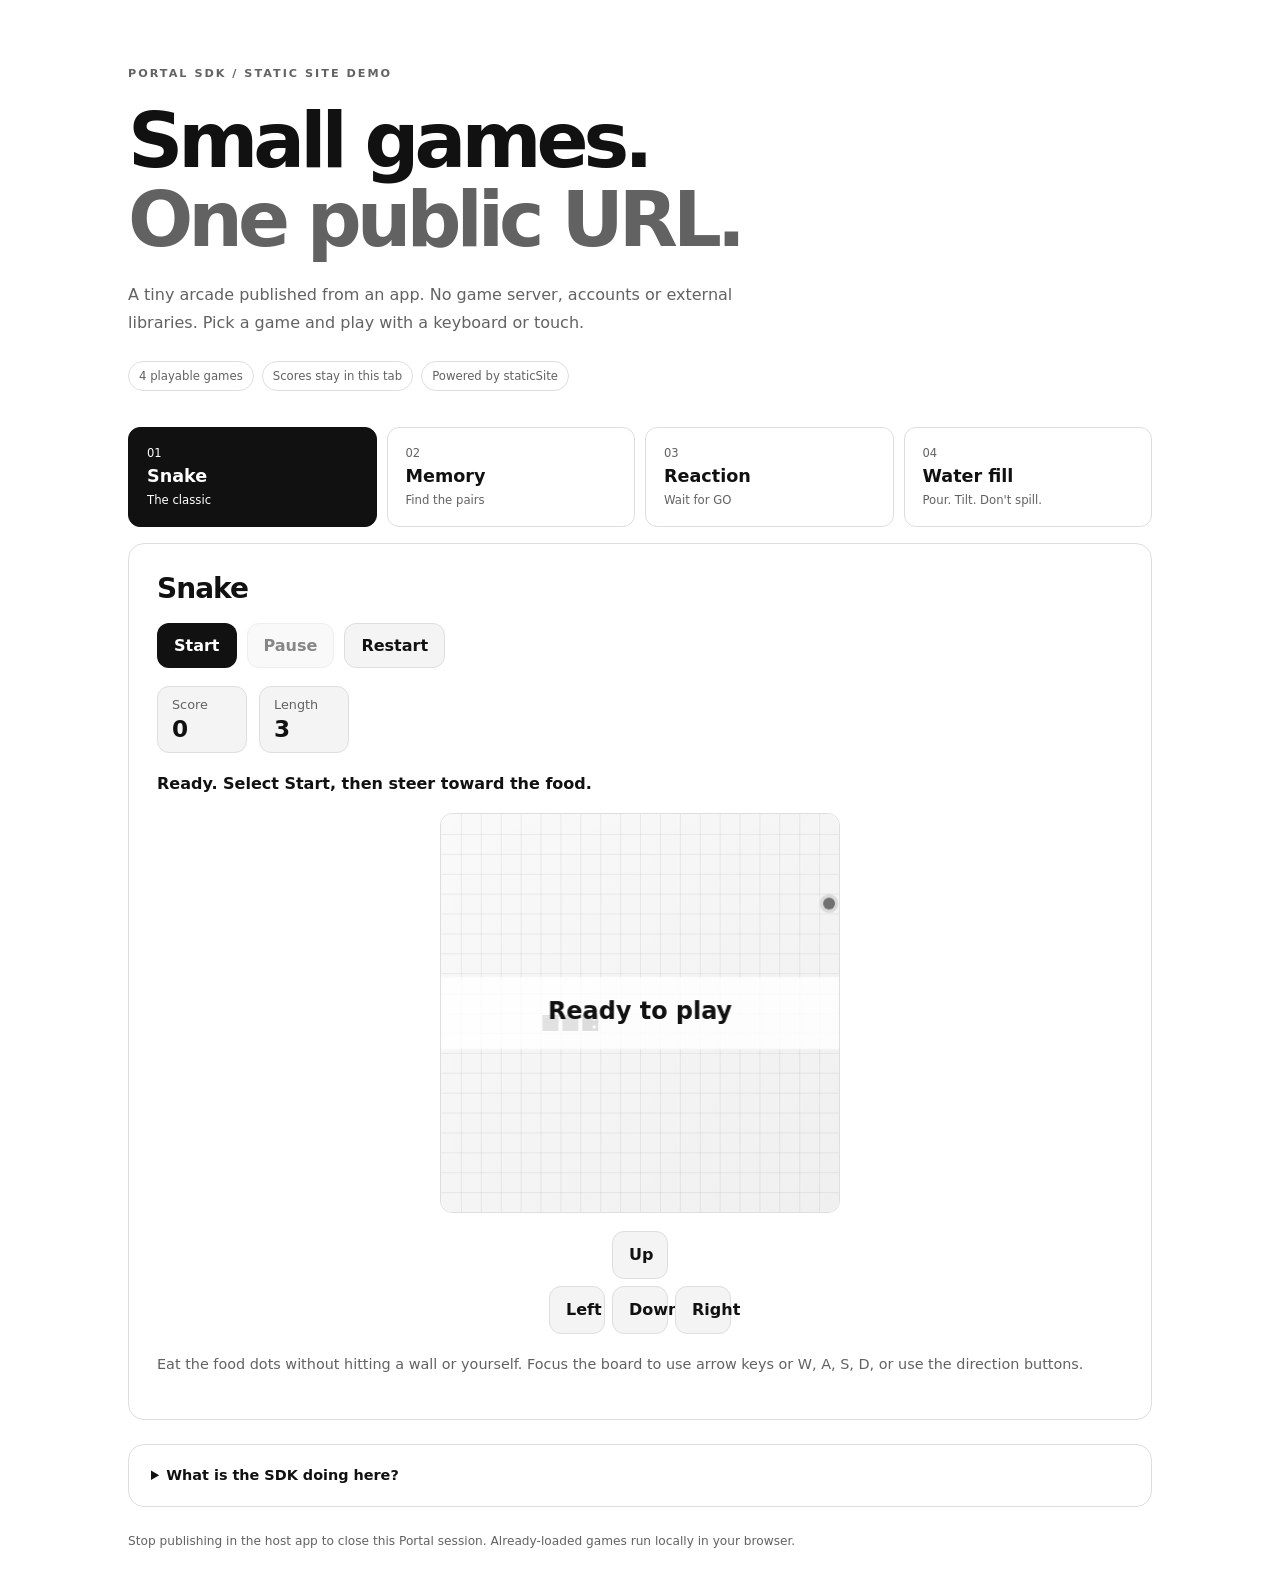
<file: samples/shared/common/site/index.html>
<!doctype html>
<html lang="en">
<head>
  <meta charset="utf-8">
  <meta name="viewport" content="width=device-width, initial-scale=1">
  <meta name="theme-color" content="#ffffff" media="(prefers-color-scheme: light)">
  <meta name="theme-color" content="#111111" media="(prefers-color-scheme: dark)">
  <title>Portal SDK Arcade</title>
  <link rel="stylesheet" href="./arcade.css">
  <script type="module" src="./arcade.js"></script>
</head>
<body>
  <main class="arcade">
    <header class="hero">
      <p class="eyebrow">PORTAL SDK / STATIC SITE DEMO</p>
      <h1>Small games.<br><span>One public URL.</span></h1>
      <p class="intro">A tiny arcade published from an app. No game server, accounts or external libraries. Pick a game and play with a keyboard or touch.</p>
      <div class="badges"><span>4 playable games</span><span>Scores stay in this tab</span><span>Powered by staticSite</span></div>
    </header>
    <nav class="game-tabs" role="tablist" aria-label="Choose a game">
      <button id="tab-snake" role="tab" aria-controls="game-snake" aria-selected="true" data-game="snake">01 <strong>Snake</strong><small>The classic</small></button>
      <button id="tab-memory" role="tab" aria-controls="game-memory" aria-selected="false" tabindex="-1" data-game="memory">02 <strong>Memory</strong><small>Find the pairs</small></button>
      <button id="tab-reaction" role="tab" aria-controls="game-reaction" aria-selected="false" tabindex="-1" data-game="reaction">03 <strong>Reaction</strong><small>Wait for GO</small></button>
      <button id="tab-water" role="tab" aria-controls="game-water" aria-selected="false" tabindex="-1" data-game="water">04 <strong>Water fill</strong><small>Pour. Tilt. Don't spill.</small></button>
    </nav>
    <section id="game-snake" class="game-panel" role="tabpanel" aria-labelledby="tab-snake"></section>
    <section id="game-memory" class="game-panel" role="tabpanel" aria-labelledby="tab-memory" hidden></section>
    <section id="game-reaction" class="game-panel" role="tabpanel" aria-labelledby="tab-reaction" hidden></section>
    <section id="game-water" class="game-panel" role="tabpanel" aria-labelledby="tab-water" hidden></section>
    <details class="sdk-note">
      <summary>What is the SDK doing here?</summary>
      <p>The sample app bundles this directory and publishes it with <code>staticSite</code>. Portal's native engine serves the HTML, CSS and JavaScript through a relay; the app does not run a separate HTTP or game server.</p>
      <pre><code>val client = PortalClient(context)
val tunnel = client.publish(PortalConfig.staticSite(directory))</code></pre>
      <p>The SDK owns identity persistence, readiness waiting and failed-start rollback. The app owns its files and client lifetime. Keep the host app running; on Android, opt into the sample's foreground service for background hosting. iOS sessions are foreground-only.</p>
      <p>Each visitor plays independently. This is not multiplayer, and scores are not uploaded or persisted. Anyone who knows the public URL can open it; hiding a listing is not access control.</p>
    </details>
    <footer>Stop publishing in the host app to close this Portal session. Already-loaded games run locally in your browser.</footer>
  </main>
</body>
</html>
</file>
<file: samples/shared/common/site/arcade.css>
:root {
  color-scheme: light dark;
  --bg: #ffffff;
  --surface: #ffffff;
  --raised: #f4f4f4;
  --line: #dedede;
  --fg: #111111;
  --muted: #626262;
  --primary: #111111;
  --on-primary: #ffffff;
  font-family: ui-sans-serif, system-ui, -apple-system, BlinkMacSystemFont, "Segoe UI", sans-serif;
  font-synthesis: none;
  -webkit-text-size-adjust: 100%;
}
* { box-sizing: border-box; }
body { margin: 0; background: var(--bg); color: var(--fg); }
button, input { font: inherit; }
button {
  border: 1px solid transparent;
  border-radius: 12px;
  background: var(--primary);
  color: var(--on-primary);
  padding: .75rem 1rem;
  font-weight: 700;
  cursor: pointer;
  touch-action: manipulation;
}
button:hover:not(:disabled) { opacity: .8; }
button:disabled { opacity: .5; cursor: default; }
button:focus-visible, a:focus-visible, canvas:focus-visible,
input:focus-visible, summary:focus-visible {
  outline: 2px solid var(--fg);
  outline-offset: 4px;
}
button.secondary { background: var(--raised); color: var(--fg); border-color: var(--line); }
button[aria-pressed=true] { border-color: var(--fg); }
[hidden] { display: none !important; }
.arcade { max-width: 1080px; margin: auto; padding: 56px 28px 32px; }
.hero { max-width: 800px; margin-bottom: 36px; }
.eyebrow { font-size: .7rem; letter-spacing: .18em; color: var(--muted); font-weight: 750; }
h1 { font-size: clamp(2.7rem, 7vw, 4.8rem); line-height: 1.02; letter-spacing: -.065em; margin: 22px 0; font-weight: 750; }
h1 span { color: var(--muted); }
h2 { font-size: 1.75rem; letter-spacing: -.035em; margin: 0 0 10px; }
.intro { font-size: 1rem; line-height: 1.75; color: var(--muted); max-width: 640px; }
.badges { display: flex; flex-wrap: wrap; gap: 8px; margin-top: 24px; }
.badges span { font-size: .73rem; border: 1px solid var(--line); padding: 7px 10px; border-radius: 30px; color: var(--muted); }
.game-tabs { display: grid; grid-template-columns: repeat(4, minmax(0, 1fr)); gap: 10px; margin-bottom: 16px; }
.game-tabs button {
  display: grid;
  gap: 6px;
  min-width: 0;
  padding: 18px;
  text-align: left;
  background: var(--surface);
  border-color: var(--line);
  color: var(--muted);
  font-size: .72rem;
  font-weight: 500;
}
.game-tabs button strong { font-size: 1.1rem; color: var(--fg); }
.game-tabs button small { font-size: .73rem; line-height: 1.4; }
.game-tabs button[aria-selected=true] { background: var(--primary); border-color: var(--primary); color: var(--on-primary); }
.game-tabs button[aria-selected=true] strong { color: inherit; }
.game-panel { padding: 28px; border: 1px solid var(--line); border-radius: 16px; background: var(--surface); min-width: 0; }
.hint { color: var(--muted); font-size: .9rem; line-height: 1.7; }
.toolbar { display: flex; gap: 10px; flex-wrap: wrap; align-items: center; margin: 18px 0; }
.metrics { display: flex; gap: 12px; flex-wrap: wrap; margin: 18px 0; }
.metric { min-width: 90px; border: 1px solid var(--line); background: var(--raised); border-radius: 12px; padding: 10px 14px; font-size: .8rem; color: var(--muted); }
.metric strong { display: block; font-size: 1.45rem; color: var(--fg); font-variant-numeric: tabular-nums; margin-top: 3px; }
.status { line-height: 1.6; min-height: 1.6em; color: var(--fg); font-weight: 650; overflow-wrap: anywhere; }
.game-canvas { display: block; width: 100%; max-width: 560px; height: auto; margin: 16px auto; border: 1px solid #dedede; border-radius: 12px; background: #ffffff; touch-action: none; }
#game-snake canvas { max-width: 400px; }
.control-pad { display: grid; grid-template-columns: repeat(3, 56px); gap: 7px; width: max-content; margin: 18px auto; }
.control-pad button { min-height: 48px; background: var(--raised); color: var(--fg); border-color: var(--line); }
.memory-grid { display: grid; grid-template-columns: repeat(4, minmax(0, 1fr)); gap: 10px; max-width: 520px; margin: 22px auto; }
.memory-card { aspect-ratio: 1; min-height: 55px; background: var(--raised); border: 1px solid var(--line); color: var(--muted); font-size: clamp(1.25rem, 5vw, 2rem); padding: 5px; }
.memory-card.revealed { background: var(--primary); border-color: var(--primary); color: var(--on-primary); }
.memory-card.matched { background: var(--surface); border: 2px solid var(--fg); color: var(--fg); opacity: 1; }
.reaction-pad { display: flex; flex-direction: column; align-items: center; justify-content: center; gap: 14px; min-height: 290px; width: 100%; padding: 24px; border: 1px solid var(--line); background: var(--raised); color: var(--fg); font-size: 1.2rem; text-align: center; }
.reaction-pad strong { font-size: clamp(1.7rem, 6vw, 3rem); }
.reaction-pad[data-state=waiting] { background: var(--raised); border: 2px dashed var(--muted); }
.reaction-pad[data-state=go] { background: var(--primary); color: var(--on-primary); border-color: var(--primary); }
.reaction-pad[data-state=early] { background: var(--surface); border: 2px solid var(--fg); }
.reaction-history { font-variant-numeric: tabular-nums; color: var(--muted); }
.water-pour { user-select: none; -webkit-user-select: none; -webkit-touch-callout: none; touch-action: none; min-width: 130px; }
.water-tilt { display: flex; align-items: center; gap: 14px; flex-wrap: wrap; margin: 12px 0; line-height: 1.5; }
.water-tilt input { flex: 1; min-width: 0; width: min(100%, 400px); accent-color: var(--fg); }
.water-tilt output { min-width: 38px; }
.sdk-note { border: 1px solid var(--line); border-radius: 16px; margin-top: 24px; padding: 18px 22px; color: var(--muted); font-size: .9rem; line-height: 1.75; min-width: 0; }
.sdk-note summary { font-weight: 700; color: var(--fg); cursor: pointer; }
.sdk-note p { max-width: 850px; overflow-wrap: anywhere; }
.sdk-note code { color: var(--fg); }
pre { overflow: auto; max-width: 100%; padding: 16px; border-radius: 10px; background: var(--raised); font-size: .8rem; line-height: 1.7; }
footer { color: var(--muted); font-size: .76rem; line-height: 1.7; margin-top: 24px; }
@media (prefers-color-scheme: dark) {
  :root { --bg: #111111; --surface: #171717; --raised: #222222; --line: #393939; --fg: #f5f5f5; --muted: #ababab; --primary: #f5f5f5; --on-primary: #111111; }
  .game-canvas { filter: invert(1); }
}
@media (max-width: 640px) {
  .arcade { padding: 28px 16px; }
  .hero { margin-bottom: 28px; }
  .game-tabs { grid-template-columns: repeat(2, minmax(0, 1fr)); }
  .game-tabs button { padding: 13px; }
  .game-panel { padding: 20px 16px; }
  .metric { min-width: 76px; padding: 8px 10px; }
  .metrics { gap: 8px; }
  .memory-grid { gap: 8px; }
  .reaction-pad { min-height: 260px; }
  .sdk-note { padding: 16px; }
  button { min-height: 44px; }
}
</file>
